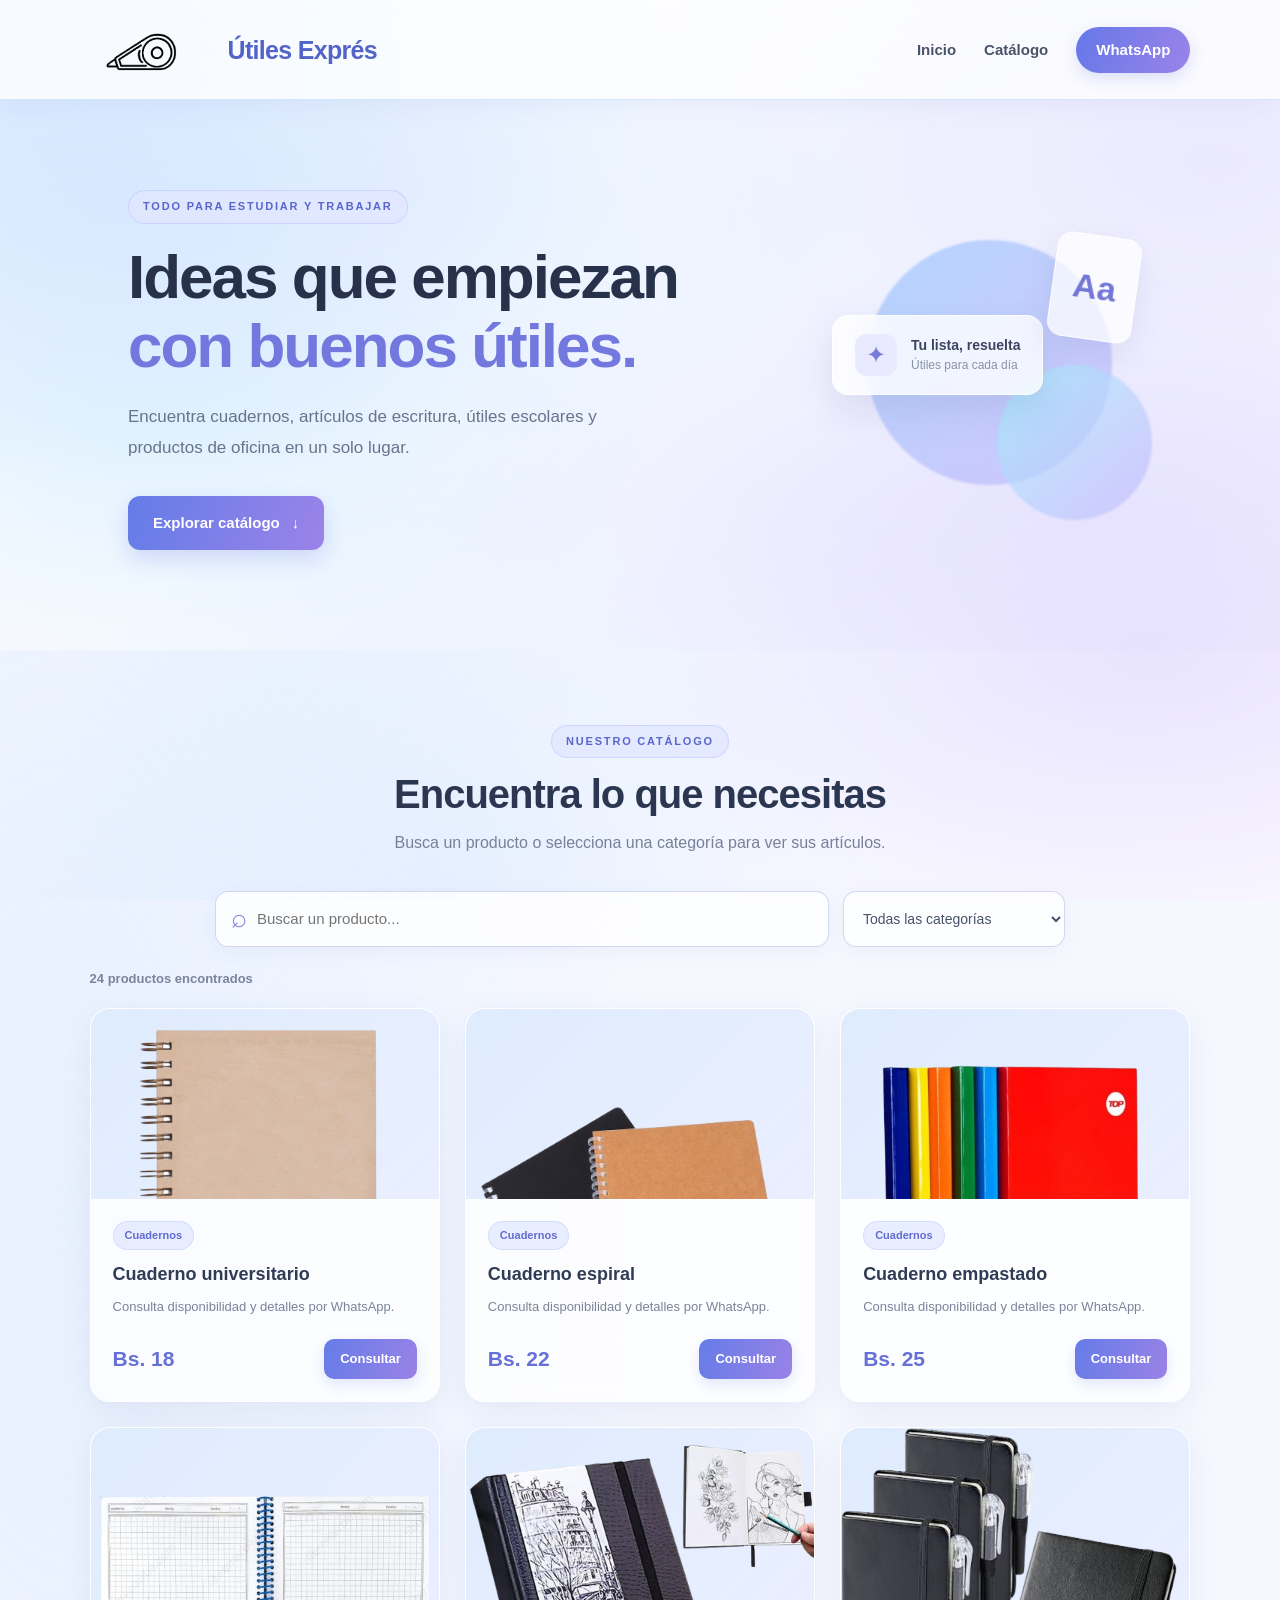
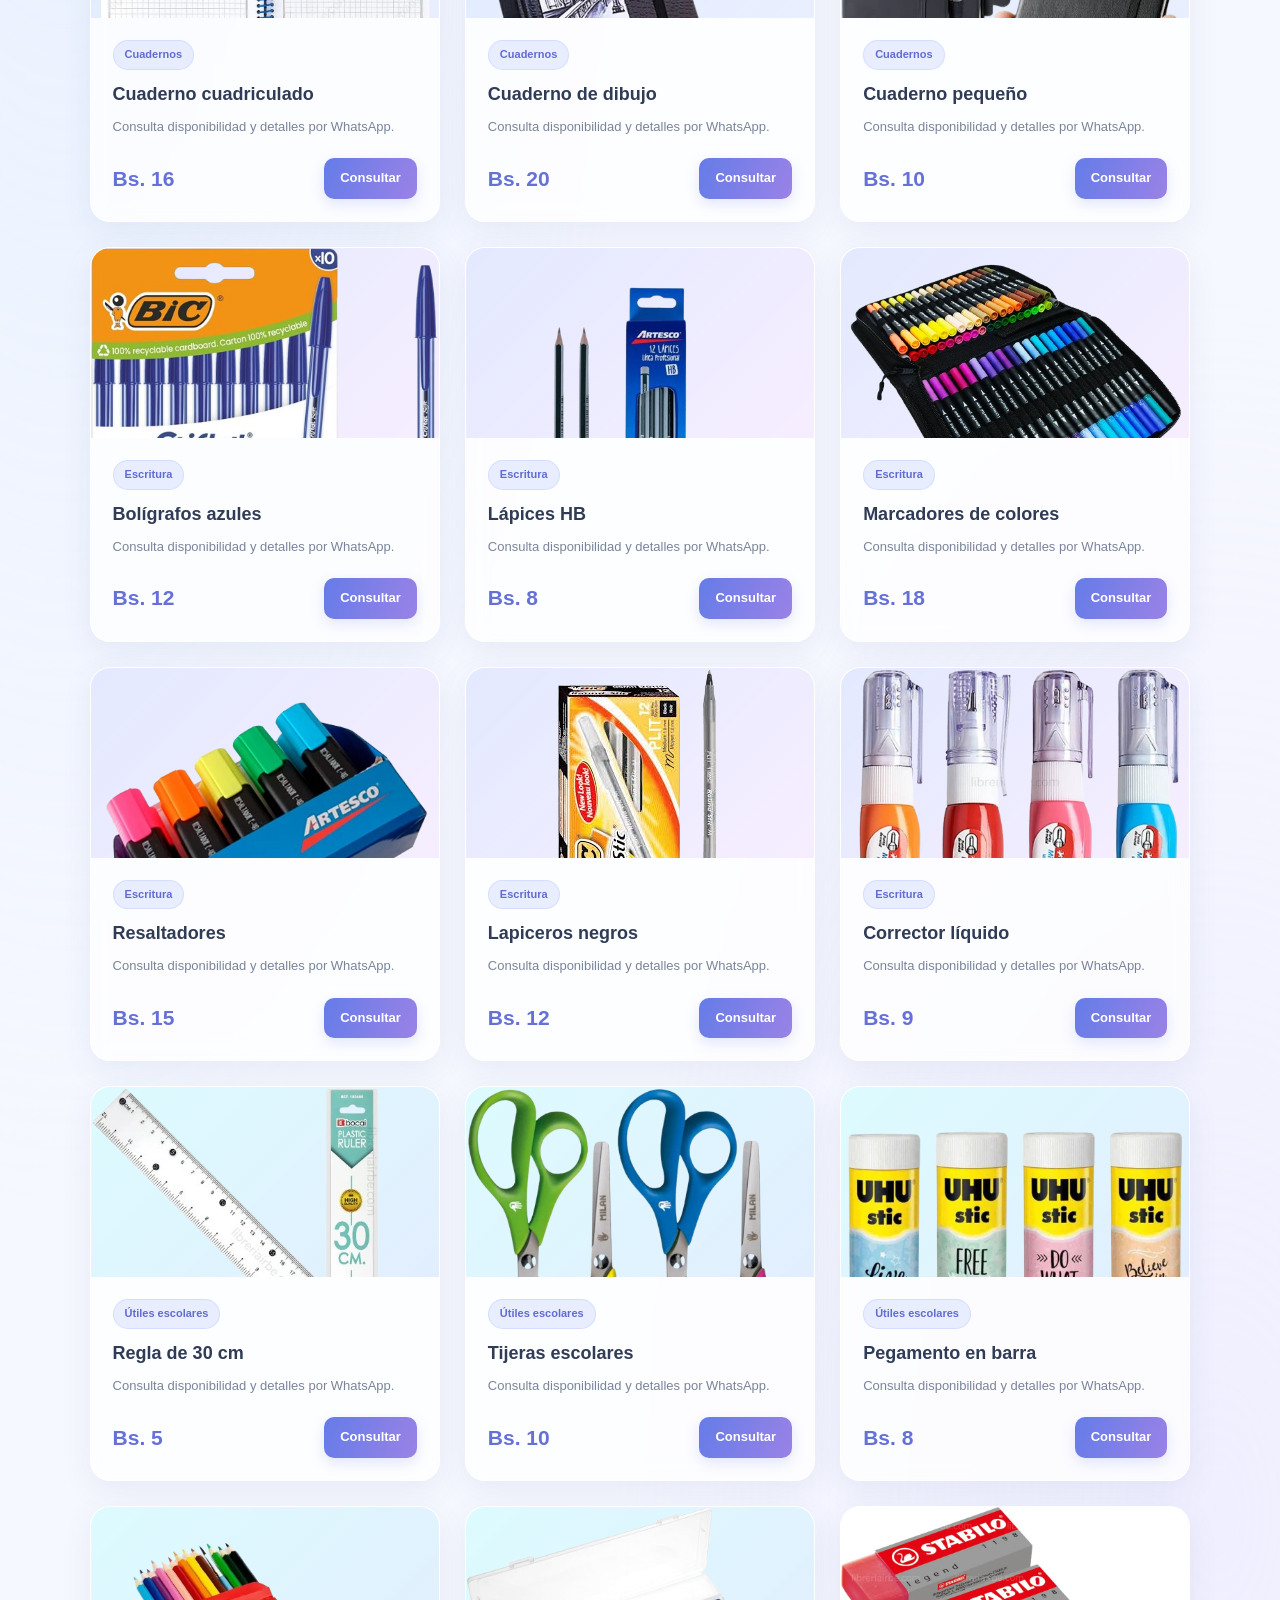
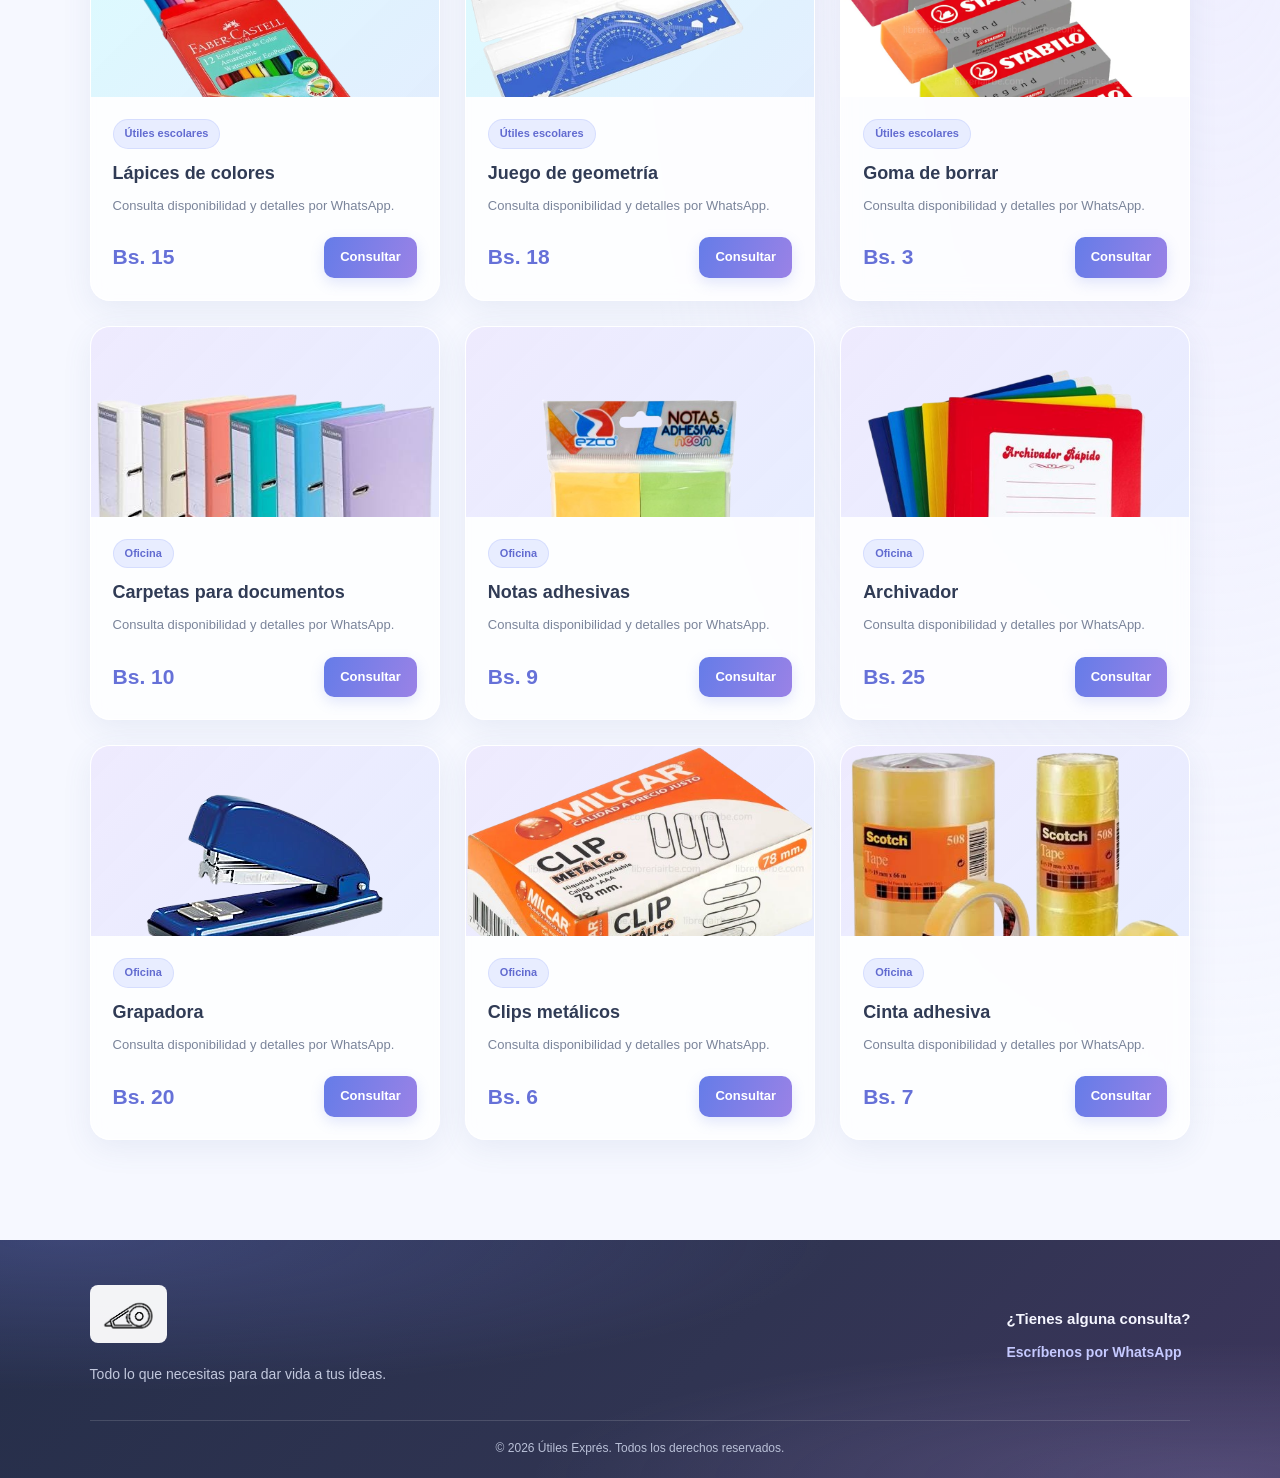
<file: index.html>
<!DOCTYPE html>
<html lang="es">
<head>
    <meta charset="UTF-8">
    <meta name="viewport" content="width=device-width, initial-scale=1.0">
    <meta name="description" content="Catálogo de útiles escolares y artículos de oficina de Útiles Exprés.">

    <title>Útiles Exprés | Catálogo</title>

    <link rel="stylesheet" href="style.css">
    <script src="script.js" defer></script>
</head>

<body>

    <!-- ENCABEZADO -->
    <header class="encabezado">

        <a class="marca" href="#inicio" aria-label="Útiles Exprés">
            <img
                class="logo"
                src="static/logo.jpg"
                alt="Logo de Útiles Exprés"
            >

            <span class="nombre-marca">Útiles Exprés</span>
        </a>

        <nav aria-label="Navegación principal">
            <a href="#inicio">Inicio</a>
            <a href="#catalogo">Catálogo</a>

            <a
                class="nav-contacto"
                href="https://wa.me/59165713521?text=Hola%2C%20quiero%20consultar%20por%20sus%20productos."
                target="_blank"
                rel="noopener noreferrer"
            >
                WhatsApp
            </a>
        </nav>

    </header>

    <!-- CONTENIDO PRINCIPAL -->
    <main>

        <!-- PORTADA -->
        <section class="portada" id="inicio">

            <div class="portada-contenido">

                <span class="etiqueta">
                    TODO PARA ESTUDIAR Y TRABAJAR
                </span>

                <h1>
                    Ideas que empiezan<br>
                    <span>con buenos útiles.</span>
                </h1>

                <p>
                    Encuentra cuadernos, artículos de escritura,
                    útiles escolares y productos de oficina en un solo lugar.
                </p>

                <a class="boton-principal" href="#catalogo">
                    Explorar catálogo
                    <span aria-hidden="true">↓</span>
                </a>

            </div>

            <div class="portada-decoracion" aria-hidden="true">

                <div class="circulo circulo-uno"></div>
                <div class="circulo circulo-dos"></div>

                <div class="tarjeta-flotante">
                    <span>✦</span>

                    <div>
                        <strong>Tu lista, resuelta</strong>
                        <small>Útiles para cada día</small>
                    </div>
                </div>

                <div class="hoja-flotante">Aa</div>

            </div>

        </section>

        <!-- CATÁLOGO -->
        <section class="productos seccion" id="catalogo">

            <div class="titulo-seccion">

                <span class="etiqueta">
                    NUESTRO CATÁLOGO
                </span>

                <h2>Encuentra lo que necesitas</h2>

                <p>
                    Busca un producto o selecciona una categoría
                    para ver sus artículos.
                </p>

            </div>

            <!-- BUSCADOR Y CATEGORÍAS -->
            <div class="controles-catalogo">

                <label class="buscador-wrap">

                    <span aria-hidden="true">⌕</span>

                    <input
                        type="search"
                        id="buscador"
                        placeholder="Buscar un producto..."
                        aria-label="Buscar productos"
                    >

                </label>

                <label class="categoria-wrap">

                    <span class="sr-only">
                        Filtrar por categoría
                    </span>

                    <select id="categoria" aria-label="Filtrar por categoría">

                        <option value="todos">
                            Todas las categorías
                        </option>

                        <option value="cuadernos">
                            Cuadernos
                        </option>

                        <option value="escritura">
                            Escritura
                        </option>

                        <option value="escolar">
                            Útiles escolares
                        </option>

                        <option value="oficina">
                            Oficina
                        </option>

                    </select>

                </label>

            </div>

            <!-- RESULTADOS -->
            <div
                class="resumen-resultados"
                id="resumen-resultados"
                aria-live="polite"
            ></div>

            <!-- PRODUCTOS GENERADOS POR JAVASCRIPT -->
            <div
                class="catalogo-grid"
                id="lista-productos"
            ></div>

            <p class="sin-resultados" id="sin-resultados" hidden>
                No encontramos productos con esa búsqueda.
                Prueba con otro nombre o categoría.
            </p>

        </section>

    </main>

    <!-- PIE DE PÁGINA -->
    <footer>

        <div class="footer-contenido">

            <div>

                <a
                    class="marca marca-footer"
                    href="#inicio"
                    aria-label="Volver al inicio"
                >

                    <img
                        class="logo logo-footer"
                        src="static/logo.jpg"
                        alt="Logo de Útiles Exprés"
                    >

                </a>

                <p>
                    Todo lo que necesitas para dar vida a tus ideas.
                </p>

            </div>

            <div class="footer-contacto">

                <strong>¿Tienes alguna consulta?</strong>

                <a
                    href="https://wa.me/59165713521?text=Hola%2C%20quiero%20hacer%20una%20consulta."
                    target="_blank"
                    rel="noopener noreferrer"
                >
                    Escríbenos por WhatsApp
                </a>

            </div>

        </div>

        <div class="copyright">

            © <span id="anio"></span>
            Útiles Exprés. Todos los derechos reservados.

        </div>

    </footer>

</body>
</html>
</file>
<file: style.css>
/* =========================================
   1. CONFIGURACIÓN GENERAL
========================================= */

* {
    margin: 0;
    padding: 0;
    box-sizing: border-box;
}

html {
    scroll-behavior: smooth;
    scroll-padding-top: 100px;
    background: #f5f7ff;
}

body {
    min-height: 100vh;
    font-family: "Segoe UI", Arial, sans-serif;
    color: #29334b;
    line-height: 1.6;
    overflow-x: hidden;

    background:
        radial-gradient(ellipse at 5% 5%, rgba(191, 219, 254, 0.60), transparent 35%),
        radial-gradient(ellipse at 95% 18%, rgba(221, 214, 254, 0.52), transparent 35%),
        radial-gradient(ellipse at 12% 48%, rgba(186, 230, 253, 0.40), transparent 32%),
        radial-gradient(ellipse at 90% 72%, rgba(196, 181, 253, 0.35), transparent 34%),
        radial-gradient(ellipse at 35% 98%, rgba(219, 234, 254, 0.55), transparent 35%),
        linear-gradient(135deg, #fbfcff, #f0f5ff 48%, #faf7ff);

    background-attachment: fixed;
}

a {
    color: inherit;
    text-decoration: none;
    transition: color 0.25s ease, transform 0.25s ease, box-shadow 0.25s ease;
}

button,
input,
select {
    font: inherit;
}

img {
    max-width: 100%;
    display: block;
}

[hidden] {
    display: none !important;
}

.sr-only {
    position: absolute;
    width: 1px;
    height: 1px;
    padding: 0;
    margin: -1px;
    overflow: hidden;
    clip: rect(0, 0, 0, 0);
    white-space: nowrap;
    border: 0;
}


/* =========================================
   2. ENCABEZADO Y LOGO
========================================= */

.encabezado {
    position: sticky;
    top: 0;
    z-index: 100;

    display: flex;
    align-items: center;
    justify-content: space-between;
    gap: 25px;

    padding: 12px 7%;
    background: rgba(255, 255, 255, 0.76);
    border-bottom: 1px solid rgba(191, 219, 254, 0.65);
    box-shadow: 0 5px 25px rgba(100, 116, 180, 0.08);

    backdrop-filter: blur(18px);
    -webkit-backdrop-filter: blur(18px);
}

.marca {
    display: inline-flex;
    align-items: center;
    gap: 3px;
    flex-shrink: 0;
    text-decoration: none;
}

.nombre-marca {
    color: #5264c9;
    font-size: 25px;
    font-weight: 800;
    letter-spacing: -0.7px;
    white-space: nowrap;
}

.logo {
    width: 135px;
    height: 75px;
    object-fit: contain;
    object-position: left center;
}

nav {
    display: flex;
    align-items: center;
    justify-content: flex-end;
    flex-wrap: wrap;
    gap: 28px;
}

nav a {
    color: #48536a;
    font-size: 15px;
    font-weight: 650;
}

nav a:hover {
    color: #5b63d9;
}

nav .nav-contacto {
    padding: 11px 20px;
    color: white;
    border-radius: 30px;
    background: linear-gradient(110deg, #6578e8, #9b83e8);
    box-shadow: 0 5px 15px rgba(101, 120, 232, 0.22);
}

nav .nav-contacto:hover {
    color: white;
    transform: translateY(-2px);
    box-shadow: 0 8px 20px rgba(101, 120, 232, 0.30);
}


/* =========================================
   3. PORTADA
========================================= */

.portada {
    position: relative;
    isolation: isolate;
    overflow: hidden;

    display: flex;
    align-items: center;
    justify-content: space-between;
    gap: 45px;

    min-height: 510px;
    padding: 90px 10% 100px;

    background:
        radial-gradient(ellipse at 10% 20%, rgba(191, 219, 254, 0.40), transparent 45%),
        radial-gradient(ellipse at 85% 75%, rgba(221, 214, 254, 0.44), transparent 45%),
        rgba(255, 255, 255, 0.16);
}

.portada-contenido {
    position: relative;
    z-index: 2;
    width: min(100%, 650px);
}

.etiqueta {
    display: inline-block;
    margin-bottom: 18px;
    padding: 7px 14px;

    color: #5866ce;
    background: rgba(225, 231, 255, 0.76);
    border: 1px solid rgba(165, 180, 252, 0.38);
    border-radius: 30px;

    font-size: 11px;
    font-weight: 800;
    letter-spacing: 1.8px;
}

.portada h1 {
    margin-bottom: 22px;
    color: #27324a;
    font-size: clamp(38px, 5vw, 62px);
    font-weight: 800;
    letter-spacing: -2px;
    line-height: 1.12;
}

.portada h1 span {
    color: #7278dd;
}

.portada-contenido > p {
    max-width: 540px;
    margin-bottom: 32px;
    color: #68748c;
    font-size: 17px;
    line-height: 1.8;
}

.boton-principal {
    display: inline-flex;
    align-items: center;
    gap: 12px;

    padding: 15px 25px;
    border-radius: 12px;
    color: white;

    background: linear-gradient(110deg, #637ce8, #9b83e8);
    box-shadow: 0 9px 22px rgba(101, 120, 232, 0.24);

    font-size: 15px;
    font-weight: 750;
}

.boton-principal:hover {
    color: white;
    transform: translateY(-3px);
    box-shadow: 0 13px 28px rgba(101, 120, 232, 0.32);
}

/* Decoración de la portada */

.portada-decoracion {
    position: relative;
    flex: 0 0 320px;
    height: 300px;
}

.circulo {
    position: absolute;
    border-radius: 50%;
    filter: blur(1px);
}

.circulo-uno {
    width: 245px;
    height: 245px;
    top: 20px;
    left: 35px;
    background: linear-gradient(135deg,
        rgba(147, 197, 253, 0.65),
        rgba(196, 181, 253, 0.65));
}

.circulo-dos {
    width: 155px;
    height: 155px;
    right: 0;
    bottom: 0;
    background: linear-gradient(135deg,
        rgba(165, 243, 252, 0.65),
        rgba(196, 181, 253, 0.65));
}

.tarjeta-flotante {
    position: absolute;
    top: 95px;
    left: 0;

    display: flex;
    align-items: center;
    gap: 14px;

    padding: 18px 22px;
    border: 1px solid rgba(255, 255, 255, 0.85);
    border-radius: 16px;

    background: rgba(255, 255, 255, 0.78);
    box-shadow: 0 15px 35px rgba(75, 91, 150, 0.13);

    backdrop-filter: blur(12px);
}

.tarjeta-flotante > span {
    display: grid;
    place-items: center;
    width: 42px;
    height: 42px;
    border-radius: 12px;
    background: #e9eaff;
    color: #777cda;
    font-size: 24px;
}

.tarjeta-flotante strong,
.tarjeta-flotante small {
    display: block;
}

.tarjeta-flotante strong {
    color: #3c4560;
    font-size: 14px;
}

.tarjeta-flotante small {
    color: #8992a8;
    font-size: 12px;
}

.hoja-flotante {
    position: absolute;
    right: 15px;
    top: 15px;

    display: grid;
    place-items: center;
    width: 85px;
    height: 105px;

    border: 1px solid rgba(255, 255, 255, 0.9);
    border-radius: 15px;
    background: rgba(255, 255, 255, 0.72);
    box-shadow: 0 12px 30px rgba(82, 99, 160, 0.12);

    color: #7378d8;
    font-size: 34px;
    font-weight: 800;
    transform: rotate(8deg);
}


/* =========================================
   4. CATÁLOGO
========================================= */

.seccion {
    scroll-margin-top: 100px;
}

.productos {
    min-height: 500px;
    padding: 75px 7% 100px;

    background:
        radial-gradient(ellipse at 5% 15%, rgba(191, 219, 254, 0.25), transparent 35%),
        radial-gradient(ellipse at 95% 65%, rgba(221, 214, 254, 0.27), transparent 35%),
        rgba(255, 255, 255, 0.12);
}

.titulo-seccion {
    max-width: 750px;
    margin: 0 auto;
    text-align: center;
}

.titulo-seccion .etiqueta {
    margin-bottom: 12px;
}

.titulo-seccion h2 {
    margin-bottom: 12px;
    color: #2b3650;
    font-size: clamp(28px, 3.5vw, 40px);
    line-height: 1.2;
    letter-spacing: -1px;
}

.titulo-seccion p {
    color: #778198;
    font-size: 16px;
}


/* =========================================
   5. BUSCADOR Y CATEGORÍAS
========================================= */

.controles-catalogo {
    display: flex;
    align-items: stretch;
    justify-content: center;
    gap: 14px;

    max-width: 850px;
    margin: 35px auto 18px;
}

.buscador-wrap,
.categoria-wrap {
    display: flex;
    align-items: center;
    min-width: 0;

    border: 1px solid rgba(190, 200, 235, 0.70);
    border-radius: 13px;
    background: rgba(255, 255, 255, 0.78);
    box-shadow: 0 5px 20px rgba(92, 108, 165, 0.06);
}

.buscador-wrap {
    flex: 1;
    gap: 10px;
    padding: 0 15px;
}

.buscador-wrap > span {
    color: #8588d8;
    font-size: 27px;
}

.buscador-wrap input {
    width: 100%;
    min-width: 0;
    padding: 15px 0;

    border: none;
    outline: none;
    background: transparent;
    color: #29334b;
    font-size: 15px;
}

.buscador-wrap:focus-within,
.categoria-wrap:focus-within {
    border-color: #9298ed;
    box-shadow: 0 0 0 4px rgba(146, 152, 237, 0.13);
}

.categoria-wrap select {
    width: 220px;
    max-width: 100%;
    padding: 15px;

    border: none;
    outline: none;
    background: transparent;
    color: #48536a;
    cursor: pointer;
    font-size: 14px;
}

/* Conteo de productos */

.resumen-resultados {
    max-width: 1200px;
    margin: 22px auto 0;
    color: #7b849c;
    font-size: 13px;
    font-weight: 650;
}


/* =========================================
   6. CUADRÍCULA DE PRODUCTOS
========================================= */

.catalogo-grid {
    display: grid;
    grid-template-columns: repeat(3, minmax(0, 1fr));
    gap: 25px;

    max-width: 1200px;
    margin: 18px auto 0;
    align-items: stretch;
}

.producto {
    min-width: 0;
    overflow: hidden;

    border: 1px solid rgba(255, 255, 255, 0.92);
    border-radius: 20px;
    background: rgba(255, 255, 255, 0.76);
    box-shadow: 0 9px 30px rgba(81, 98, 151, 0.09);

    backdrop-filter: blur(10px);
    transition: transform 0.28s ease, box-shadow 0.28s ease;
}

.producto:hover {
    transform: translateY(-6px);
    box-shadow: 0 16px 38px rgba(81, 98, 151, 0.16);
}

.producto-imagen {
    display: grid;
    place-items: center;
    height: 190px;
    overflow: hidden;
}

.producto-imagen span {
    display: grid;
    place-items: center;
    width: 105px;
    height: 105px;

    border: 1px solid rgba(255, 255, 255, 0.85);
    border-radius: 28px;
    background: rgba(255, 255, 255, 0.58);
    box-shadow: 0 10px 28px rgba(85, 100, 150, 0.08);

    color: #777cda;
    font-size: 55px;
}

.imagen-cuadernos {
    background: linear-gradient(135deg,
        rgba(219, 234, 254, 0.90),
        rgba(224, 231, 255, 0.68));
}

.imagen-escritura {
    background: linear-gradient(135deg,
        rgba(224, 231, 255, 0.90),
        rgba(243, 232, 255, 0.75));
}

.imagen-escolar {
    background: linear-gradient(135deg,
        rgba(207, 250, 254, 0.72),
        rgba(219, 234, 254, 0.80));
}

.imagen-oficina {
    background: linear-gradient(135deg,
        rgba(237, 233, 254, 0.92),
        rgba(224, 231, 255, 0.75));
}

.producto-info {
    display: flex;
    flex-direction: column;
    padding: 22px;
    height: calc(100% - 190px);
}

.producto-categoria {
    align-self: flex-start;
    display: inline-block;
    margin-bottom: 12px;
    padding: 5px 11px;

    border: 1px solid rgba(165, 180, 252, 0.28);
    border-radius: 30px;
    background: rgba(224, 231, 255, 0.75);
    color: #626bd0;

    font-size: 11px;
    font-weight: 750;
}

.producto-info h3 {
    margin-bottom: 9px;
    color: #303b55;
    font-size: 18px;
    line-height: 1.4;
}

.producto-info p {
    margin-bottom: 20px;
    color: #7a849a;
    font-size: 13px;
    line-height: 1.7;
}

.producto-pie {
    display: flex;
    align-items: center;
    justify-content: space-between;
    flex-wrap: wrap;
    gap: 12px;
    margin-top: auto;
}

.precio {
    color: #6671d8;
    font-size: 21px;
    font-weight: 800;
}

.boton-comprar {
    display: inline-flex;
    align-items: center;
    justify-content: center;

    padding: 10px 16px;
    border-radius: 10px;
    color: white;

    background: linear-gradient(110deg, #657ce8, #9a82e6);
    box-shadow: 0 5px 14px rgba(101, 120, 232, 0.18);

    font-size: 13px;
    font-weight: 750;
}

.boton-comprar:hover {
    color: white;
    transform: translateY(-2px);
    box-shadow: 0 8px 18px rgba(101, 120, 232, 0.28);
}

.sin-resultados {
    max-width: 700px;
    margin: 35px auto 0;
    padding: 25px;
    border: 1px solid rgba(190, 200, 235, 0.65);
    border-radius: 15px;
    background: rgba(255, 255, 255, 0.65);
    color: #68748c;
    text-align: center;
}


/* =========================================
   7. PIE DE PÁGINA
========================================= */

footer {
    padding: 45px 7% 20px;

    background:
        radial-gradient(ellipse at 5% 0%, rgba(129, 140, 248, 0.25), transparent 45%),
        radial-gradient(ellipse at 95% 100%, rgba(196, 181, 253, 0.18), transparent 40%),
        linear-gradient(135deg, #252e49, #303452 55%, #3c355b);

    color: #f5f6ff;
}

.footer-contenido {
    display: flex;
    justify-content: space-between;
    align-items: center;
    flex-wrap: wrap;
    gap: 30px;

    max-width: 1200px;
    margin: 0 auto;
}

/* LOGO DEL PIE DE PÁGINA: FONDO AJUSTADO Y LOGO CENTRADO */

.marca-footer {
    display: inline-flex;
    align-items: center;
    justify-content: center;
    width: fit-content;
}

.logo-footer {
    display: block;
    width: auto;
    height: auto;
    max-width: 165px;
    max-height: 58px;
    padding: 3px;
    object-fit: contain;
    object-position: center;
    border-radius: 8px;
    background: rgba(255, 255, 255, 0.94);
}

.footer-contenido p {
    margin-top: 12px;
    color: #c2c8dd;
    font-size: 14px;
}

.footer-contacto {
    display: flex;
    flex-direction: column;
    gap: 10px;
}

.footer-contacto strong {
    font-size: 15px;
}

.footer-contacto a {
    color: #c5c9ff;
    font-size: 14px;
    font-weight: 650;
}

.footer-contacto a:hover {
    color: white;
}

.copyright {
    max-width: 1200px;
    margin: 35px auto 0;
    padding-top: 18px;

    border-top: 1px solid rgba(255, 255, 255, 0.14);
    color: #b9c0d7;
    text-align: center;
    font-size: 12px;
}


/* =========================================
   8. TABLET
========================================= */

@media (max-width: 900px) {

    .nombre-marca {
        font-size: 22px;
    }

    .encabezado {
        padding: 12px 5%;
    }

    .logo {
        width: 120px;
        height: 58px;
    }

    nav {
        gap: 17px;
    }

    .portada {
        padding: 75px 6%;
        gap: 20px;
    }

    .portada-decoracion {
        flex-basis: 260px;
        transform: scale(0.88);
        transform-origin: center;
    }

    .productos {
        padding: 65px 5% 80px;
    }

    .catalogo-grid {
        grid-template-columns: repeat(2, minmax(0, 1fr));
        gap: 22px;
    }
}


/* =========================================
   9. CELULARES
========================================= */

@media (max-width: 600px) {

    .nombre-marca {
        font-size: 21px;
    }

    .encabezado {
        position: relative;
        flex-direction: column;
        gap: 10px;
        padding: 12px 18px 16px;
    }

    .logo {
        width: 120px;
        height: 58px;
        object-position: center;
    }

    nav {
        justify-content: center;
        gap: 15px;
    }

    nav a {
        font-size: 13px;
    }

    nav .nav-contacto {
        padding: 8px 13px;
    }

    .portada {
        flex-direction: column;
        align-items: flex-start;
        padding: 65px 22px 45px;
        gap: 15px;
    }

    .portada h1 {
        font-size: 39px;
        letter-spacing: -1.3px;
    }

    .portada-contenido > p {
        font-size: 15px;
    }

    .portada-decoracion {
        align-self: center;
        width: 280px;
        max-width: 100%;
        height: 230px;
        flex-basis: auto;
        transform: scale(0.82);
        transform-origin: top center;
        margin-bottom: -30px;
    }

    .productos {
        padding: 55px 18px 70px;
    }

    .titulo-seccion h2 {
        font-size: 29px;
    }

    .titulo-seccion p {
        font-size: 14px;
    }

    .controles-catalogo {
        flex-direction: column;
        gap: 12px;
        margin-top: 25px;
    }

    .buscador-wrap input {
        font-size: 14px;
    }

    .categoria-wrap select {
        width: 100%;
    }

    .catalogo-grid {
        grid-template-columns: 1fr;
        gap: 20px;
    }

    .producto-imagen {
        height: 205px;
    }

    .producto-info {
        height: auto;
        min-height: 200px;
        padding: 20px;
    }

    .producto-pie {
        margin-top: auto;
    }

    .footer-contenido {
        align-items: flex-start;
        flex-direction: column;
    }

    footer {
        padding: 35px 22px 18px;
    }
}


/* =========================================
   10. ACCESIBILIDAD
========================================= */

@media (prefers-reduced-motion: reduce) {

    html {
        scroll-behavior: auto;
    }

    *,
    *::before,
    *::after {
        transition-duration: 0.01ms !important;
    }
}
</file>
